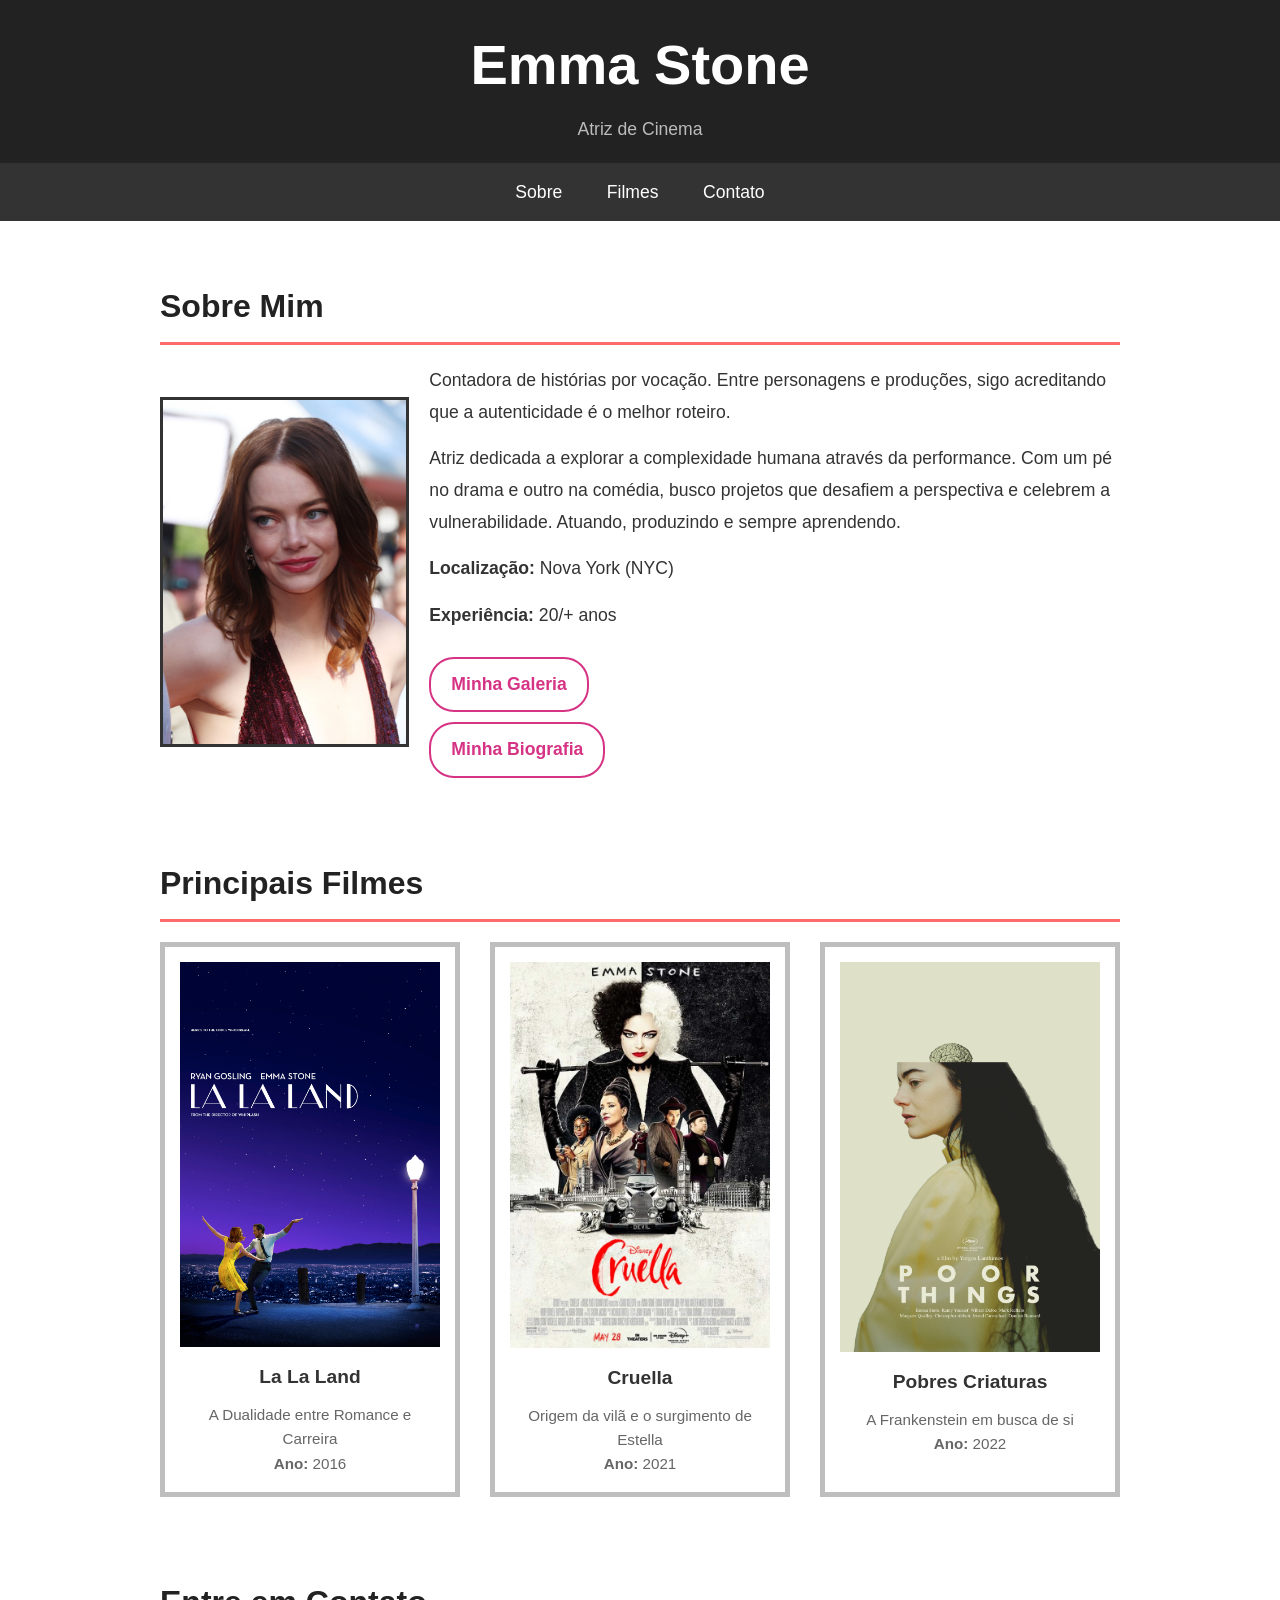
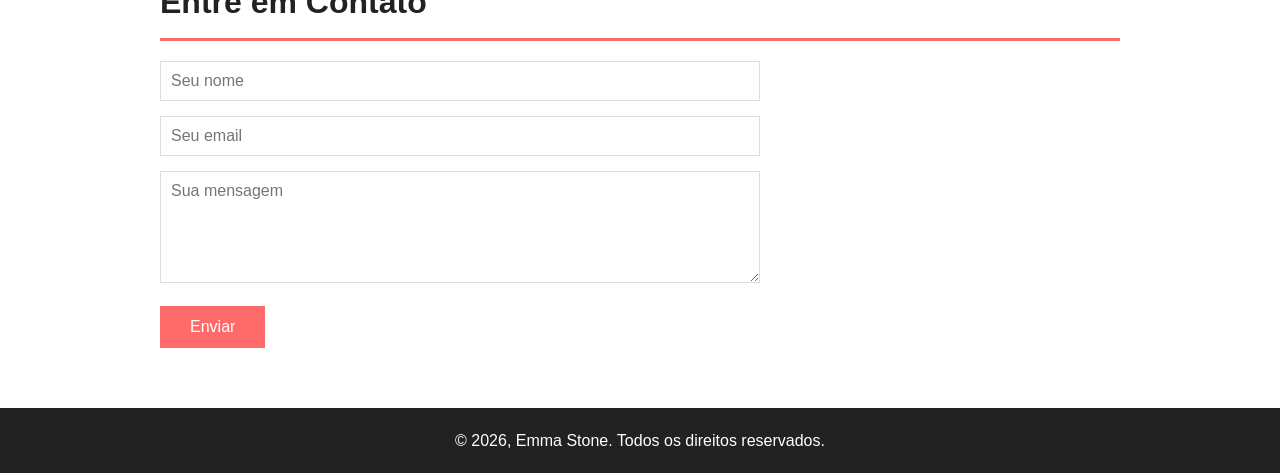
<file: index.html>
<!DOCTYPE html>
<html lang="pt-BR">

<head>
    <meta charset="UTF-8">
    <meta name="viewport" content="width=device-width, initial-scale=1.0">
    <title>Meu Portfólio - Emma Stone</title>
    <link rel="stylesheet" href="style.css">
    <link rel="icon" type="image/png" href="images/IconeSite.png">
    <style>
        * {
            margin: 0;
            padding: 0;
            box-sizing: border-box;
        }

        body {
            font-family: Arial, sans-serif;
            line-height: 1.6;
            color: #333;
        }

        header {
            background-color: #222;
            color: white;
            padding: 20px;
            text-align: center;
        }

        header h1 {
            font-size: 3.5rem;
            margin-bottom: 5px;
        }

        header p {
            font-size: 1.1rem;
            color: #bbb;
        }

        nav {
            background-color: #333;
            padding: 15px;
            text-align: center;
        }

        nav a {
            color: white;
            text-decoration: none;
            margin: 0 20px;
            font-size: 1.1rem;
        }

        nav a:hover {
            color: #ff6b6b;
        }

        section {
            max-width: 1000px;
            margin: 40px auto;
            padding: 20px;
        }

        section h2 {
            font-size: 2rem;
            margin-bottom: 20px;
            color: #222;
            border-bottom: 3px solid #ff6b6b;
            padding-bottom: 10px;
        }

        .sobre-content {
            display: flex;
            gap: 40px;
            align-items: center;
        }

        .sobre-content img {
            width: 400px;
            height: 350px;
            object-fit: cover;
            border: 3px solid #333;
        }

        .sobre-text p {
            margin-bottom: 15px;
            font-size: 1.1rem;
            line-height: 1.8;
        }

        .filmografia-grid {
            display: grid;
            grid-template-columns: repeat(3, 1fr);
            gap: 30px;
        }

        .filme {
            border: 5px solid #bebebe;
            padding: 15px;
            text-align: center;
        }

        .filme img {
            width: 100%;
            height: auto;
            object-fit: cover;
            margin-bottom: 15px;
            display: block;
        }

        .filme h3 {
            font-size: 1.2rem;
            margin-bottom: 10px;
        }

        .filme p {
            font-size: 0.95rem;
            color: #666;
        }



        .contato-form {
            max-width: 600px;
        }

        .contato-form input,
        .contato-form textarea {
            width: 100%;
            padding: 10px;
            margin-bottom: 15px;
            border: 1px solid #ddd;
            font-family: Arial, sans-serif;
            font-size: 1rem;
        }

        .contato-form button {
            background-color: #ff6b6b;
            color: white;
            padding: 12px 30px;
            border: none;
            font-size: 1rem;
            cursor: pointer;
        }

        .contato-form button:hover {
            background-color: #ee5a6f;
        }

        footer {
            background-color: #222;
            color: white;
            text-align: center;
            padding: 20px;
            margin-top: 40px;
        }

        @media (max-width: 768px) {

            .filmografia-grid {
                grid-template-columns: 1fr;
            }

        }

        .sobre-content {
            display: flex;
  align-items: center; 
  gap: 20px;           
  text-align: left;   
}
        
    </style>
</head>

<body>
    <header>
        <h1>Emma Stone</h1>
        <p>Atriz de Cinema</p>
    </header>

    <nav>
        <a href="#Sobre">Sobre</a>
        <a href="#Filmes">Filmes</a>
        <a href="#Contato">Contato</a>
    </nav>

    <section id="Sobre">
        <h2>Sobre Mim</h2>
        <div class="sobre-content">
            <img src="images/EmmaSobre.webp"
                alt="Emma Stone">
            <div class="sobre-text">
                <p>Contadora de histórias por vocação. Entre personagens e produções, sigo acreditando que a
                    autenticidade é o melhor roteiro.</p>
                <p>Atriz dedicada a explorar a complexidade humana através da performance. Com um pé no drama e outro na
                    comédia, busco projetos que desafiem a perspectiva e celebrem a vulnerabilidade. Atuando, produzindo
                    e sempre aprendendo.</p>
                <p><strong>Localização:</strong> Nova York (NYC)</p>
                <p><strong>Experiência:</strong> 20/+ anos</p>
                <p style="margin:0;"><a href="galeria.html" class="btn-link">Minha Galeria</a></p>
                <p style="margin:0;"><a href="biografia.html" class="btn-link">Minha Biografia</a></p>
            </div>
        </div>
    </section>

    <section id="Filmes">
        <h2>Principais Filmes</h2>
        <div class="filmografia-grid">
            <div class="filme">
                <img src="images/Lalaland.jpg" alt="Filme 1">
                <h3>La La Land</h3>
                <p>A Dualidade entre Romance e Carreira</p>
                <p><strong>Ano:</strong> 2016</p>
            </div>
            <div class="filme">
                <img src="images/Cruella1.webp" alt="Cruella">
                <h3>Cruella</h3>
                <p>Origem da vilã e o surgimento de Estella</p>
                <p><strong>Ano:</strong> 2021</p>
            </div>
            <div class="filme">
                <img src="images/EmmaPoor1.avif" alt="Pobres Criaturas">
                <h3>Pobres Criaturas</h3>
                <p>A Frankenstein em busca de si</p>
                <p><strong>Ano:</strong> 2022</p>
            </div>
        </div>
    </section>



    <section id="Contato">
        <h2>Entre em Contato</h2>
        <form class="contato-form">
            <input type="text" placeholder="Seu nome" required>
            <input type="email" placeholder="Seu email" required>
            <textarea rows="5" placeholder="Sua mensagem" required></textarea>
            <button type="submit">Enviar</button>
        </form>
    </section>

    <footer>
        <p>&copy; 2026, Emma Stone. Todos os direitos reservados.</p>
    </footer>
</body>

</html>
</file>
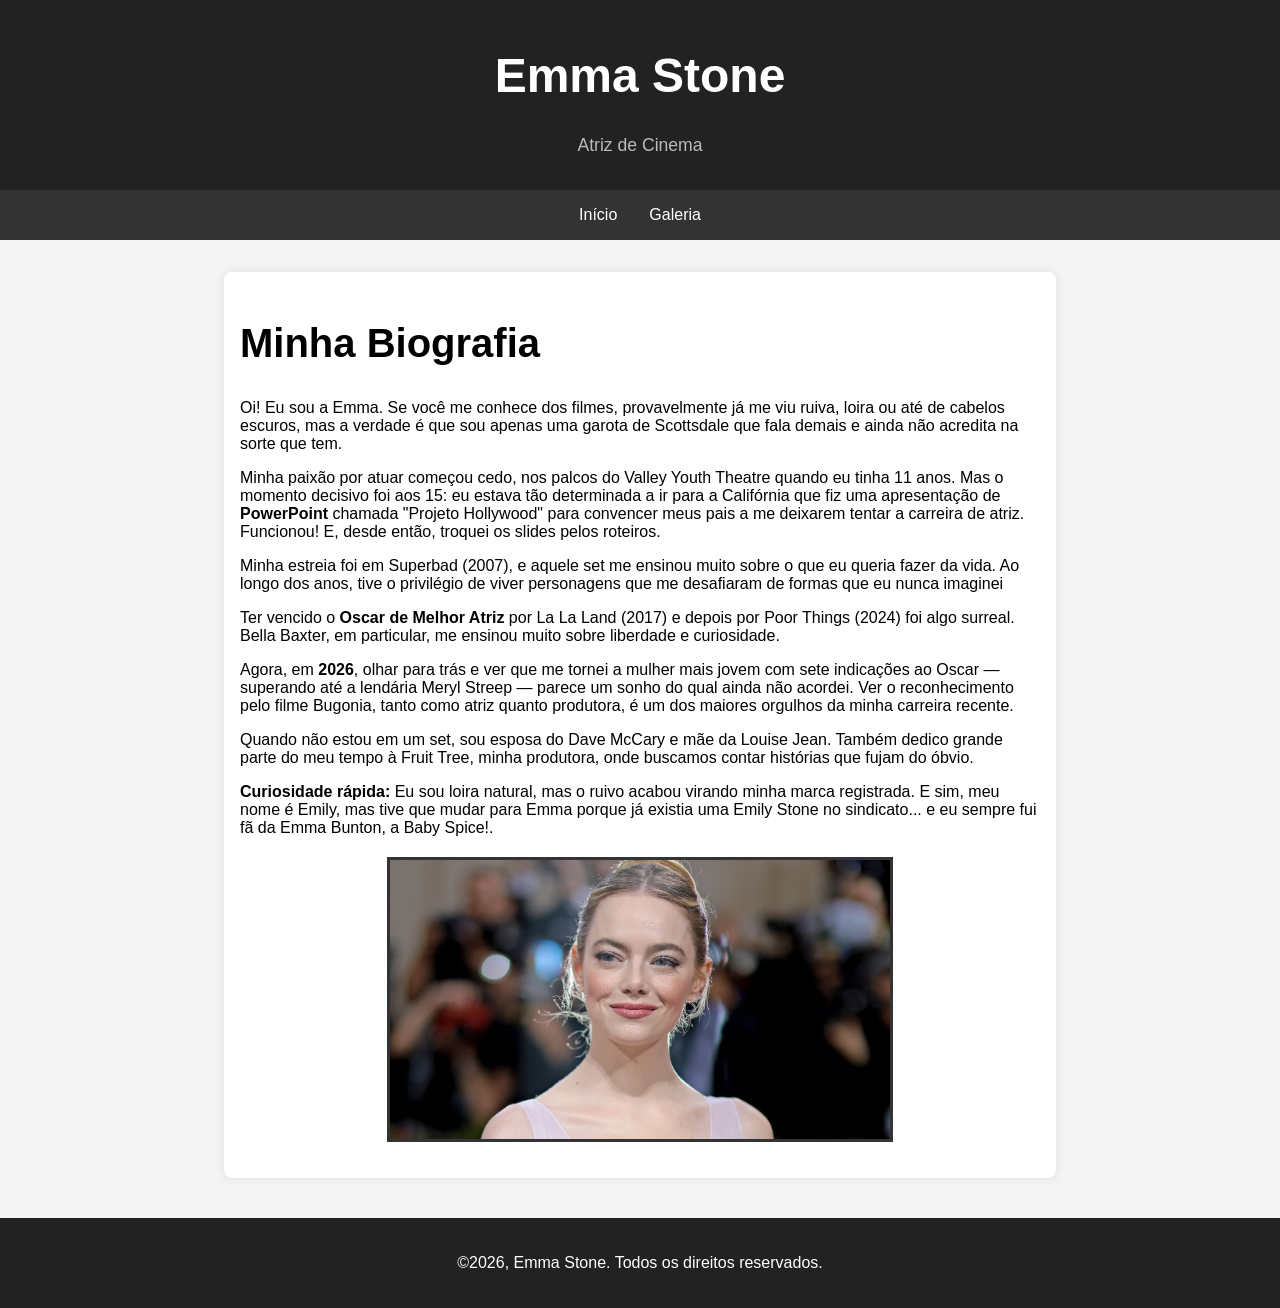
<file: biografia.html>
<!DOCTYPE html>
<html lang="pt-br">
<head>
    <meta charset="UTF-8">
    <meta name="viewport" content="width=device-width, initial-scale=1.0">
    <title>Biografia de Emma Stone</title>
    <style>
        body {
            font-family: Arial, sans-serif;
            margin: 0;
            padding: 0;
            background-color: #f4f4f4;
        }
        header {
            background-color: #222;
            color: white;
            padding: 1rem;
            text-align: center;
            font-size: 1.5rem

        }

            header p { 
            font-size: 1.1rem;
            color: #bbb;
          }
        
        nav {
            background-color: #333;
            padding: 1.0rem;
        }
        nav ul {
            list-style: none;
            padding: 0;
            margin: 0;
            display: flex;
            justify-content: center;
        }
        nav li {
            margin: 0 1rem;
        }
        nav a {
            color: white;
            text-decoration: none;
        }

            nav a:hover{
            color: #ff6b6b;
        }

        
        main {
            max-width: 800px;
            margin: 2rem auto;
            padding: 1rem;
            background-color: white;
            border-radius: 8px;
            box-shadow: 0 0 10px rgba(0,0,0,0.1);
        }
        footer {
            background-color: #222;
            color: white;
            text-align: center;
            padding: 20px;
            margin-top: 40px;
        }
            
    </style>
</head>
<body>
    <header>
        <h1>Emma Stone</h1>
        <p>Atriz de Cinema</p>
    </header>
    <nav>
        <ul>
            <li><a href="index.html">Início</a></li>
            <li><a href="galeria.html">Galeria</a></li>
        </ul>
    </nav>
    <main>
        <h2 style="font-size: 40px;">Minha Biografia</h2>
       
        <p>Oi! Eu sou a Emma. Se você me conhece dos filmes, provavelmente já me viu ruiva, loira ou até de cabelos escuros, mas a verdade é que sou apenas uma garota de Scottsdale que fala demais e ainda não acredita na sorte que tem.</p>
        <p>Minha paixão por atuar começou cedo, nos palcos do Valley Youth Theatre quando eu tinha 11 anos. Mas o momento decisivo foi aos 15: eu estava tão determinada a ir para a Califórnia que fiz uma apresentação de <b>PowerPoint</b> chamada "Projeto Hollywood" para convencer meus pais a me deixarem tentar a carreira de atriz. Funcionou! E, desde então, troquei os slides pelos roteiros.</p>
        <p>Minha estreia foi em Superbad (2007), e aquele set me ensinou muito sobre o que eu queria fazer da vida. Ao longo dos anos, tive o privilégio de viver personagens que me desafiaram de formas que eu nunca imaginei</p>
        <p>Ter vencido o <b>Oscar de Melhor Atriz</b> por La La Land (2017) e depois por Poor Things (2024) foi algo surreal. Bella Baxter, em particular, me ensinou muito sobre liberdade e curiosidade. <br>

            <p>Agora, em <b>2026</b>, olhar para trás e ver que me tornei a mulher mais jovem com sete indicações ao Oscar — superando até a lendária Meryl Streep — parece um sonho do qual ainda não acordei. Ver o reconhecimento pelo filme Bugonia, tanto como atriz quanto produtora, é um dos maiores orgulhos da minha carreira recente.</p>

            <p>Quando não estou em um set, sou esposa do Dave McCary e mãe da Louise Jean. Também dedico grande parte do meu tempo à Fruit Tree, minha produtora, onde buscamos contar histórias que fujam do óbvio.</p>

            <p><b>Curiosidade rápida:</b> Eu sou loira natural, mas o ruivo acabou virando minha marca registrada. E sim, meu nome é Emily, mas tive que mudar para Emma porque já existia uma Emily Stone no sindicato... e eu sempre fui fã da Emma Bunton, a Baby Spice!.</p>

            <img src="images/Biografia.webp" alt="Emma Stone" style="width: 500px; display: block; margin: 20px auto; border: 3px solid #333;">

        

    </main>
    <footer>
        <p>&copy;2026, Emma Stone. Todos os direitos reservados.</p>
    </footer>
</body>
</html>
</file>
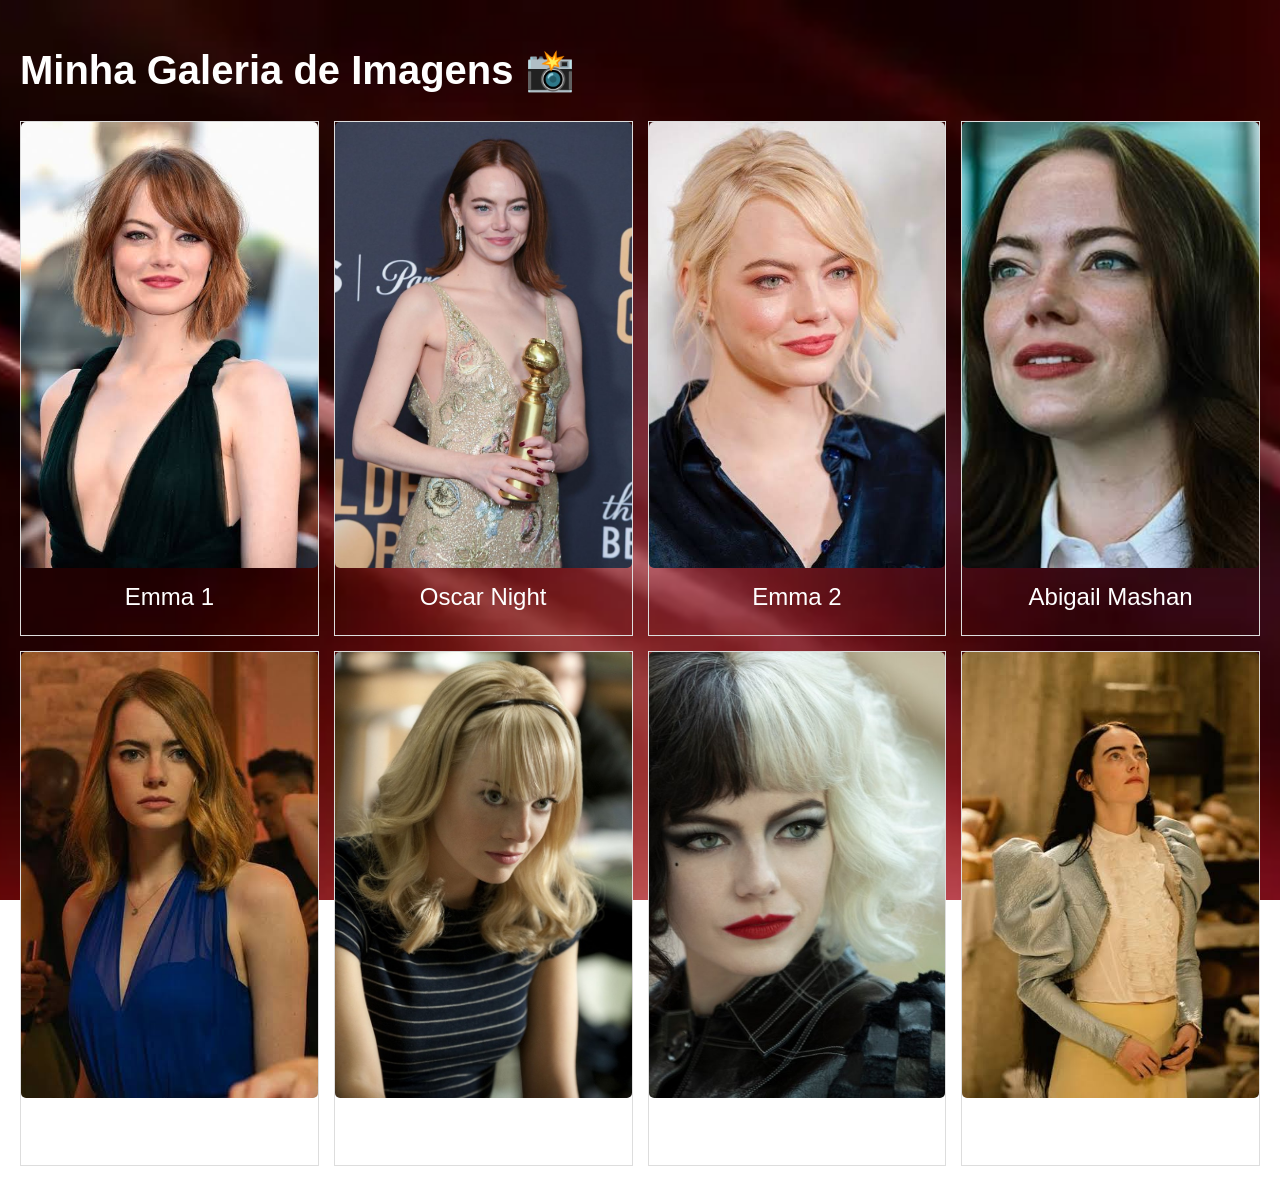
<file: galeria.html>
<!DOCTYPE html>
<html lang="pt-BR">
<head>
    <meta charset="UTF-8">
    <meta name="viewport" content="width=device-width, initial-scale=1.0">
    <title style="color: white;">Galeria da Emma Stone</title>

    <style>
        body {
            font-family: Arial, sans-serif;
            margin: 0;
            padding: 20px;
            background-image: url('images/BackgroundGaleria.webp');
            background-size: cover;
            background-position: center;
            background-attachment: fixed;
        }

        h1 {
            color: white;
            font-size: 2.5rem;
            font-family: 'Trebuchet MS', 'Lucida Sans Unicode', 'Lucida Grande', 'Lucida Sans', Arial, sans-serif
        }

        .galeria-grid {
            display: grid;
            grid-template-columns: repeat(4, 1fr);
            gap: 15px;
        }

        .galeria-item {
            border: 1px solid #ddd;
            padding: 0;
            text-align: center;
            overflow: hidden;
            display: flex;
            flex-direction: column;
        }

        .galeria-item img {
            width: 100%;
            height: 100px;
            object-fit: cover;
            border-radius: 5px;
            flex: 1;
        }

        .galeria-item p {
            margin-top: 15px;
            font-size: 1.5rem;
            color: white;
        }

        @media (max-width: 768px) {
            .galeria-grid {
                grid-template-columns: repeat(2, 1fr);
            }
        }

        .p {
            color: white;
            font-family: Impact, Haettenschweiler, 'Arial Narrow Bold', sans-serif;
           
        }

    </style>
</head>
<body>
    <h1>Minha Galeria de Imagens 📸</h1>
    <div class="galeria-grid">
        <div class="galeria-item">
            <img src="images/Emma 1.jpeg" alt="Foto 1">
            <p>Emma 1</p>
        </div>
        <div class="galeria-item">
            <img src="images/Emma 2.jpeg" alt="Foto 2">
            <p>Oscar Night</p>
        </div>
        <div class="galeria-item">
            <img src="images/Emma 3.jpeg" alt="Foto 3">
            <p>Emma 2</p>
        </div>
        <div class="galeria-item">
            <img src="images/Abigail.jpeg" alt="Foto 4">
            <p>Abigail Mashan</p>
        </div>
        <div class="galeria-item">
            <img src="images/Mia.jpeg" alt="Foto 5">
            <p>Mia Dolan</p>
        </div>
        <div class="galeria-item">
            <img src="images/Gwen.jpeg" alt="Foto 6">
            <p>Gwen Stacy</p>
        </div>
        <div class="galeria-item">
            <img src="images/Cruella2.jpeg" alt="Foto 7">
            <p>The Cruella</p>
        </div>
        <div class="galeria-item">
            <img src="images/EmmaPoor2.jpeg" alt="Foto 8">
            <p>Bella Baxter</p>
        </div>
    
        </div>
    </div>
</body>
</html>
</file>
<file: style.css>
.btn-link {
  display: inline-block;   
  margin-top: 10px;        
  padding: 10px 20px;       
  background-color: white; 
  color: #d63384;            
  border: 2px solid #d63384; 
  border-radius: 25px;      
  text-decoration: none;    
  font-weight: bold;
  transition: 0.3s;          
  cursor: pointer;
}


.btn-link:hover {
  background-color: #d63384; 
  color: white;             
  transform: scale(1.05);    
  box-shadow: 0 5px 15px rgba(214, 51, 132, 0.3); 
}
</file>
